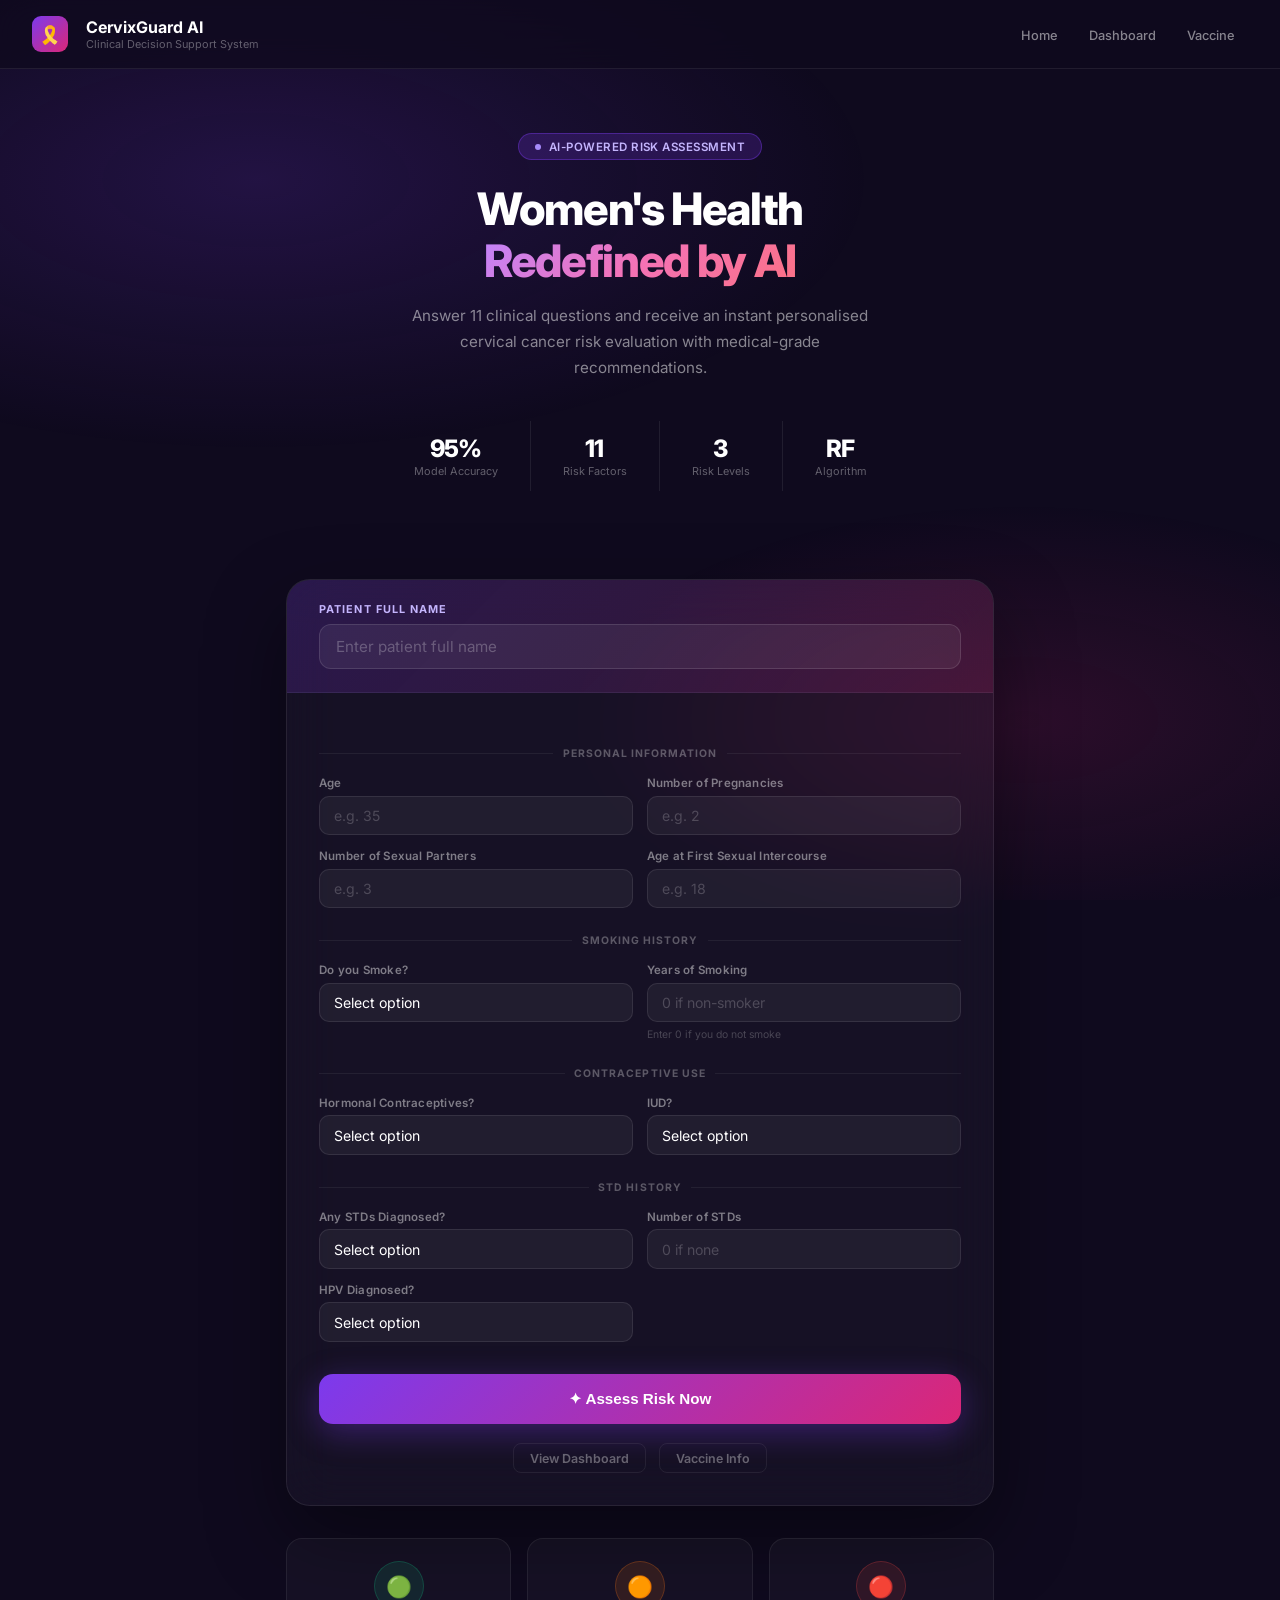
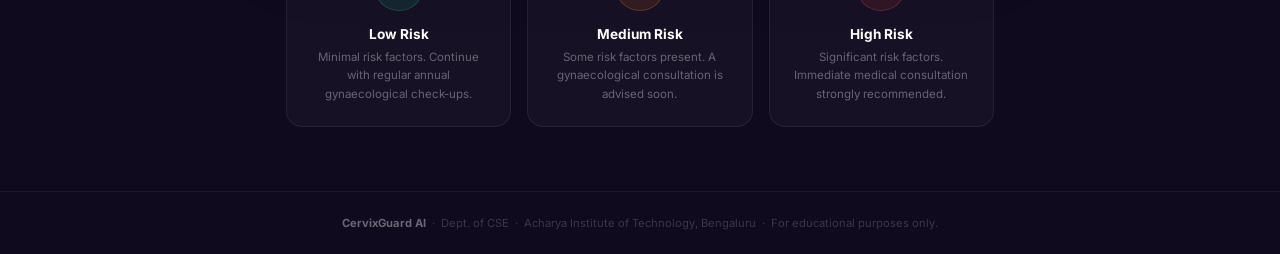
<file: cervical_cancer_app/templates/index.html>
﻿<!DOCTYPE html><html lang="en"><head><meta charset="UTF-8"/><meta name="viewport" content="width=device-width,initial-scale=1.0"/><title>CervixGuard AI</title><link href="https://fonts.googleapis.com/css2?family=Inter:wght@300;400;500;600;700;800&display=swap" rel="stylesheet"><style>:root{--purple:#7c3aed;--pink:#db2777}*{box-sizing:border-box;margin:0;padding:0}body{font-family:Inter,sans-serif;background:#0f0a1e;min-height:100vh;color:#fff}body::before{content:'';position:fixed;inset:0;background:radial-gradient(ellipse 80% 50% at 20% 20%,rgba(124,58,237,.18) 0%,transparent 60%),radial-gradient(ellipse 60% 40% at 80% 80%,rgba(219,39,119,.14) 0%,transparent 60%);pointer-events:none;z-index:0}.navbar{position:sticky;top:0;z-index:100;background:rgba(15,10,30,.75);backdrop-filter:blur(20px);border-bottom:1px solid rgba(255,255,255,.08);padding:1rem 2rem;display:flex;align-items:center;justify-content:space-between}.nav-logo{width:36px;height:36px;border-radius:9px;background:linear-gradient(135deg,#7c3aed,#db2777);display:flex;align-items:center;justify-content:center;font-size:1.1rem;margin-right:.6rem}.nav-brand{display:flex;align-items:center}.nav-brand h1{font-size:1rem;font-weight:700;color:#fff}.nav-brand span{font-size:.68rem;color:rgba(255,255,255,.35);display:block}.nav-links a{text-decoration:none;color:rgba(255,255,255,.5);font-size:.8rem;font-weight:500;padding:.35rem .75rem;border-radius:7px;margin-left:.3rem;border:1px solid transparent;transition:all .2s}.nav-links a:hover{color:#fff;background:rgba(255,255,255,.07);border-color:rgba(255,255,255,.1)}.hero{position:relative;z-index:1;text-align:center;padding:4rem 1rem 3rem}.hero-pill{display:inline-flex;align-items:center;gap:.5rem;background:rgba(124,58,237,.2);border:1px solid rgba(124,58,237,.4);color:#c4b5fd;padding:.35rem 1rem;border-radius:999px;font-size:.72rem;font-weight:600;letter-spacing:.04em;text-transform:uppercase;margin-bottom:1.5rem}.pill-dot{width:6px;height:6px;border-radius:50%;background:#a78bfa;animation:pulse 2s infinite}@keyframes pulse{0%,100%{opacity:1}50%{opacity:.4}}.hero h2{font-size:clamp(1.8rem,5vw,2.8rem);font-weight:800;line-height:1.15;color:#fff;letter-spacing:-.03em;margin-bottom:1rem}.gradient-text{background:linear-gradient(135deg,#c084fc,#f472b6,#fb7185);-webkit-background-clip:text;-webkit-text-fill-color:transparent;background-clip:text}.hero p{font-size:.95rem;color:rgba(255,255,255,.5);max-width:460px;margin:0 auto 2.5rem;line-height:1.7}.hero-stats{display:flex;justify-content:center;gap:0;margin-bottom:2.5rem;flex-wrap:wrap}.hero-stat{padding:.8rem 2rem;border-right:1px solid rgba(255,255,255,.08)}.hero-stat:last-child{border-right:none}.hero-stat .num{font-size:1.5rem;font-weight:800;color:#fff;letter-spacing:-.03em}.hero-stat .lbl{font-size:.68rem;color:rgba(255,255,255,.35);margin-top:.1rem}.form-section{position:relative;z-index:1;max-width:740px;margin:0 auto 2rem;padding:0 1rem}.form-card{background:rgba(255,255,255,.03);backdrop-filter:blur(24px);border:1px solid rgba(255,255,255,.08);border-radius:24px;overflow:hidden;box-shadow:0 32px 80px rgba(0,0,0,.4)}.name-banner{background:linear-gradient(135deg,rgba(124,58,237,.2),rgba(219,39,119,.15));border-bottom:1px solid rgba(255,255,255,.06);padding:1.4rem 2rem}.name-banner label{display:block;font-size:.68rem;font-weight:700;text-transform:uppercase;letter-spacing:.1em;color:#c4b5fd;margin-bottom:.5rem}.name-input{width:100%;background:rgba(255,255,255,.06);border:1px solid rgba(255,255,255,.12);border-radius:12px;padding:.75rem 1rem;font-size:.95rem;color:#fff;font-family:inherit;transition:all .2s}.name-input::placeholder{color:rgba(255,255,255,.25)}.name-input:focus{outline:none;border-color:rgba(167,139,250,.5);background:rgba(255,255,255,.08);box-shadow:0 0 0 3px rgba(124,58,237,.15)}.form-body{padding:1.8rem 2rem 2rem}.fsection{display:flex;align-items:center;gap:.6rem;font-size:.65rem;font-weight:700;text-transform:uppercase;letter-spacing:.1em;color:rgba(255,255,255,.3);margin:1.6rem 0 1rem}.fsection:first-child{margin-top:0}.fsection::before,.fsection::after{content:'';flex:1;height:1px;background:rgba(255,255,255,.06)}.fgrid{display:grid;grid-template-columns:1fr 1fr;gap:.85rem}.fgroup{display:flex;flex-direction:column;gap:.35rem}.fgroup label{font-size:.72rem;font-weight:600;color:rgba(255,255,255,.45);letter-spacing:.02em}.fgroup input,.fgroup select{background:rgba(255,255,255,.05);border:1px solid rgba(255,255,255,.09);border-radius:10px;padding:.65rem .9rem;font-size:.88rem;color:#fff;font-family:inherit;transition:all .2s;-webkit-appearance:none}.fgroup select option{background:#1a1030;color:#fff}.fgroup input::placeholder{color:rgba(255,255,255,.2)}.fgroup input:focus,.fgroup select:focus{outline:none;border-color:rgba(167,139,250,.5);background:rgba(255,255,255,.08);box-shadow:0 0 0 3px rgba(124,58,237,.12)}.fgroup .hint{font-size:.65rem;color:rgba(255,255,255,.22)}.submit-btn{width:100%;margin-top:2rem;padding:1rem;background:linear-gradient(135deg,#7c3aed,#db2777);color:#fff;font-size:.95rem;font-weight:700;border:none;border-radius:14px;cursor:pointer;box-shadow:0 8px 32px rgba(124,58,237,.35);transition:all .2s}.submit-btn:hover{transform:translateY(-1px);box-shadow:0 12px 40px rgba(124,58,237,.45)}.quick-nav{display:flex;justify-content:center;gap:.8rem;margin-top:1.2rem;flex-wrap:wrap}.quick-nav a{text-decoration:none;padding:.4rem 1rem;border-radius:8px;font-size:.78rem;font-weight:600;color:rgba(255,255,255,.35);border:1px solid rgba(255,255,255,.07);transition:all .2s}.quick-nav a:hover{color:rgba(255,255,255,.75);border-color:rgba(255,255,255,.18);background:rgba(255,255,255,.05)}.info-section{position:relative;z-index:1;max-width:740px;margin:0 auto 4rem;padding:0 1rem;display:grid;grid-template-columns:repeat(3,1fr);gap:1rem}.info-card{background:rgba(255,255,255,.03);border:1px solid rgba(255,255,255,.07);border-radius:16px;padding:1.4rem;text-align:center;transition:all .25s}.info-card:hover{background:rgba(255,255,255,.05);border-color:rgba(255,255,255,.12);transform:translateY(-2px)}.info-card .ring{width:50px;height:50px;border-radius:50%;margin:0 auto .9rem;display:flex;align-items:center;justify-content:center;font-size:1.3rem}.ring-green{background:rgba(16,185,129,.12);border:1.5px solid rgba(16,185,129,.25)}.ring-orange{background:rgba(249,115,22,.12);border:1.5px solid rgba(249,115,22,.25)}.ring-red{background:rgba(239,68,68,.12);border:1.5px solid rgba(239,68,68,.25)}.info-card h4{font-size:.85rem;font-weight:700;color:#fff;margin-bottom:.4rem}.info-card p{font-size:.72rem;color:rgba(255,255,255,.35);line-height:1.6}footer{position:relative;z-index:1;text-align:center;padding:1.5rem;font-size:.7rem;color:rgba(255,255,255,.18);border-top:1px solid rgba(255,255,255,.05)}footer strong{color:rgba(255,255,255,.38)}</style></head><body>
<nav class="navbar"><div class="nav-brand"><div class="nav-logo">🎗️</div><div style="margin-left:.5rem"><h1>CervixGuard AI</h1><span>Clinical Decision Support System</span></div></div><div class="nav-links"><a href="/">Home</a><a href="/dashboard">Dashboard</a><a href="/vaccine">Vaccine</a></div></nav>
<section class="hero"><div class="hero-pill"><span class="pill-dot"></span>AI-Powered Risk Assessment</div><h2>Women's Health<br><span class="gradient-text">Redefined by AI</span></h2><p>Answer 11 clinical questions and receive an instant personalised cervical cancer risk evaluation with medical-grade recommendations.</p><div class="hero-stats"><div class="hero-stat"><div class="num">95%</div><div class="lbl">Model Accuracy</div></div><div class="hero-stat"><div class="num">11</div><div class="lbl">Risk Factors</div></div><div class="hero-stat"><div class="num">3</div><div class="lbl">Risk Levels</div></div><div class="hero-stat"><div class="num">RF</div><div class="lbl">Algorithm</div></div></div></section>
<div class="form-section"><div class="form-card"><div class="name-banner"><label>Patient Full Name</label><input class="name-input" type="text" id="nameTop" placeholder="Enter patient full name" required/></div><div class="form-body"><form action="/predict" method="POST"><input type="hidden" name="patient_name" id="nameHidden"/>
<div class="fsection">Personal Information</div><div class="fgrid"><div class="fgroup"><label>Age</label><input type="number" name="Age" min="10" max="100" placeholder="e.g. 35" required/></div><div class="fgroup"><label>Number of Pregnancies</label><input type="number" name="Num of pregnancies" min="0" max="20" placeholder="e.g. 2" required/></div><div class="fgroup"><label>Number of Sexual Partners</label><input type="number" name="Number of sexual partners" min="0" max="50" placeholder="e.g. 3" required/></div><div class="fgroup"><label>Age at First Sexual Intercourse</label><input type="number" name="First sexual intercourse" min="10" max="50" placeholder="e.g. 18" required/></div></div>
<div class="fsection">Smoking History</div><div class="fgrid"><div class="fgroup"><label>Do you Smoke?</label><select name="Smokes" required><option value="" disabled selected>Select option</option><option value="0">No</option><option value="1">Yes</option></select></div><div class="fgroup"><label>Years of Smoking</label><input type="number" name="Smokes (years)" min="0" max="60" placeholder="0 if non-smoker" required/><span class="hint">Enter 0 if you do not smoke</span></div></div>
<div class="fsection">Contraceptive Use</div><div class="fgrid"><div class="fgroup"><label>Hormonal Contraceptives?</label><select name="Hormonal Contraceptives" required><option value="" disabled selected>Select option</option><option value="0">No</option><option value="1">Yes</option></select></div><div class="fgroup"><label>IUD?</label><select name="IUD" required><option value="" disabled selected>Select option</option><option value="0">No</option><option value="1">Yes</option></select></div></div>
<div class="fsection">STD History</div><div class="fgrid"><div class="fgroup"><label>Any STDs Diagnosed?</label><select name="STDs" required><option value="" disabled selected>Select option</option><option value="0">No</option><option value="1">Yes</option></select></div><div class="fgroup"><label>Number of STDs</label><input type="number" name="STDs (number)" min="0" max="20" placeholder="0 if none" required/></div><div class="fgroup"><label>HPV Diagnosed?</label><select name="STDs:HPV" required><option value="" disabled selected>Select option</option><option value="0">No</option><option value="1">Yes</option></select></div></div>
<button type="submit" class="submit-btn">✦ Assess Risk Now</button></form><div class="quick-nav"><a href="/dashboard">View Dashboard</a><a href="/vaccine">Vaccine Info</a></div></div></div></div>
<div class="info-section"><div class="info-card"><div class="ring ring-green">🟢</div><h4>Low Risk</h4><p>Minimal risk factors. Continue with regular annual gynaecological check-ups.</p></div><div class="info-card"><div class="ring ring-orange">🟠</div><h4>Medium Risk</h4><p>Some risk factors present. A gynaecological consultation is advised soon.</p></div><div class="info-card"><div class="ring ring-red">🔴</div><h4>High Risk</h4><p>Significant risk factors. Immediate medical consultation strongly recommended.</p></div></div>
<footer><strong>CervixGuard AI</strong> &nbsp;·&nbsp; Dept. of CSE &nbsp;·&nbsp; Acharya Institute of Technology, Bengaluru &nbsp;·&nbsp; For educational purposes only.</footer>
<script>document.getElementById('nameTop').addEventListener('input',function(){document.getElementById('nameHidden').value=this.value;});</script>
</body></html>
</file>
